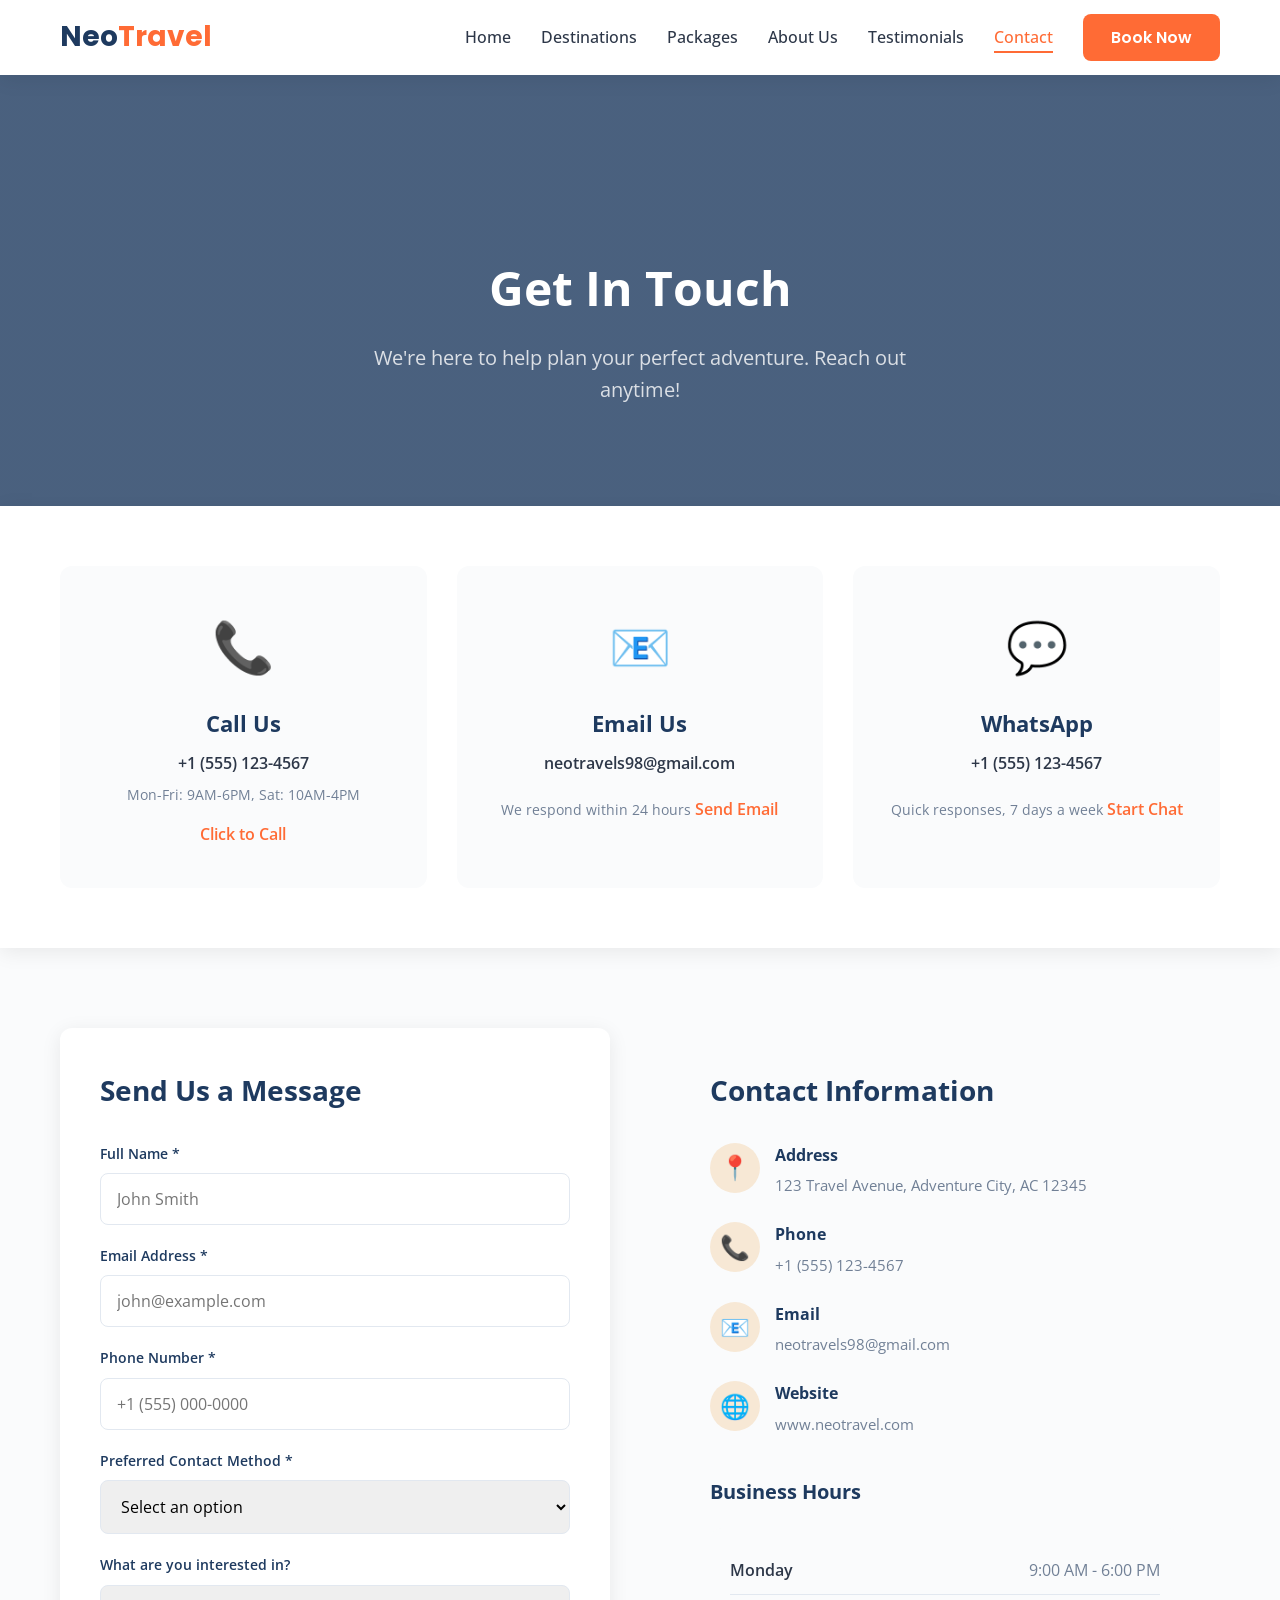
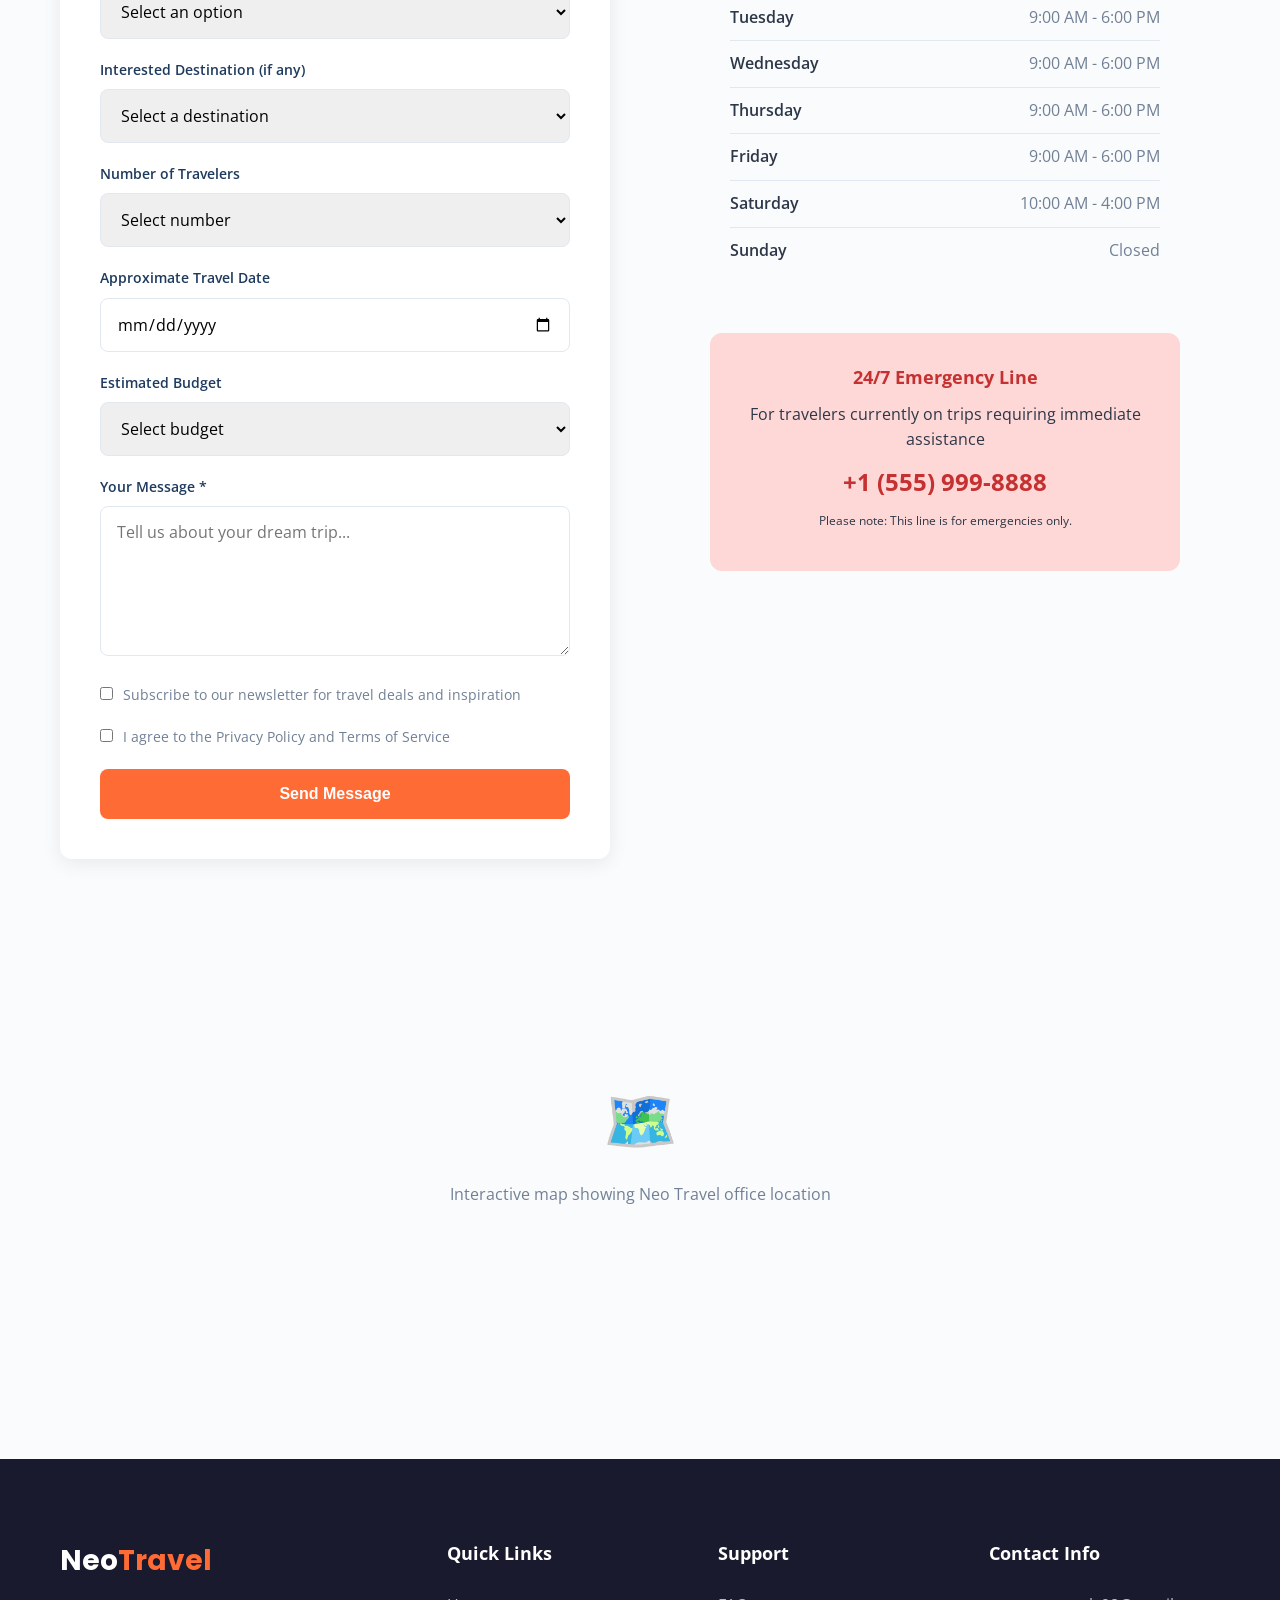
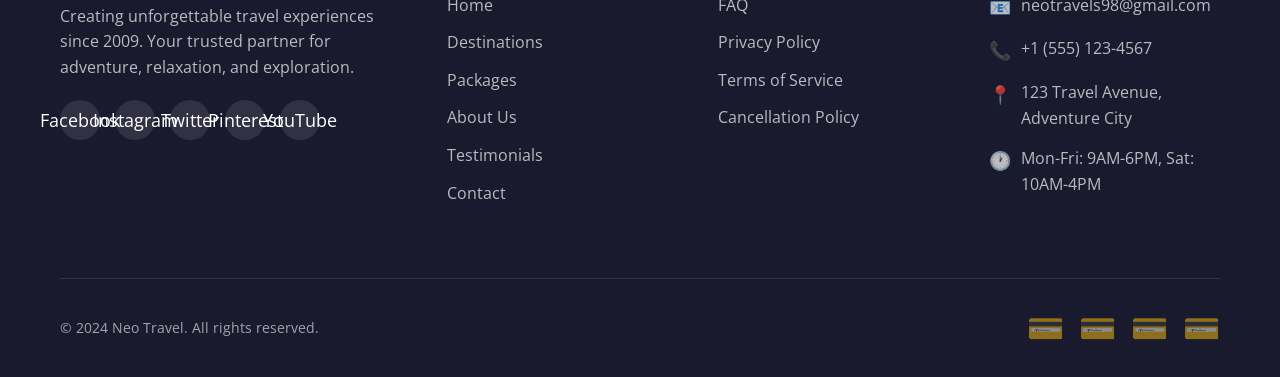
<file: contact.html>
<!DOCTYPE html>
<html lang="en">
<head>
    <meta charset="UTF-8">
    <meta name="viewport" content="width=device-width, initial-scale=1.0">
    <title>Contact Us | Neo Travel</title>
    <meta name="description" content="Get in touch with Neo Travel. We're here to help plan your perfect adventure.">
    <link rel="preconnect" href="https://fonts.googleapis.com">
    <link rel="preconnect" href="https://fonts.gstatic.com" crossorigin>
    <link href="https://fonts.googleapis.com/css2?family=Open+Sans:wght@400;500;600;700&family=Poppins:wght@400;500;600;700&display=swap" rel="stylesheet">
    <link rel="stylesheet" href="styles.css">
</head>
<body>
    <!-- Navigation -->
    <nav class="navbar">
        <div class="container">
            <a href="index.html" class="logo">Neo<span>Travel</span></a>
            <ul class="nav-menu">
                <li><a href="index.html" class="nav-link">Home</a></li>
                <li><a href="destinations.html" class="nav-link">Destinations</a></li>
                <li><a href="packages.html" class="nav-link">Packages</a></li>
                <li><a href="about.html" class="nav-link">About Us</a></li>
                <li><a href="testimonials.html" class="nav-link">Testimonials</a></li>
                <li><a href="contact.html" class="nav-link active">Contact</a></li>
                <li><a href="contact.html" class="btn-book">Book Now</a></li>
            </ul>
            <div class="menu-toggle">
                <span></span>
                <span></span>
                <span></span>
            </div>
        </div>
    </nav>

    <!-- Page Header -->
    <section class="page-header">
        <div class="container">
            <h1>Get In Touch</h1>
            <p>We're here to help plan your perfect adventure. Reach out anytime!</p>
        </div>
    </section>

    <!-- Contact Options -->
    <section class="contact-options">
        <div class="container">
            <div class="contact-options-grid">
                <div class="contact-option">
                    <div class="icon">📞</div>
                    <h3>Call Us</h3>
                    <p>+1 (555) 123-4567</p>
                    <span>Mon-Fri: 9AM-6PM, Sat: 10AM-4PM</span>
                    <a href="tel:+15551234567" class="action-btn">Click to Call</a>
                </div>
                <div class="contact-option">
                    <div class="icon">📧</div>
                    <h3>Email Us</h3>
                    <p>neotravels98@gmail.com</p>
                    <span>We respond within 24 hours</span>
                    <a href="mailto:neotravels98@gmail.com" class="action-btn">Send Email</a>
                </div>
                <div class="contact-option">
                    <div class="icon">💬</div>
                    <h3>WhatsApp</h3>
                    <p>+1 (555) 123-4567</p>
                    <span>Quick responses, 7 days a week</span>
                    <a href="https://wa.me/15551234567" class="action-btn">Start Chat</a>
                </div>
            </div>
        </div>
    </section>

    <!-- Contact Form Section -->
    <section class="contact-form-section">
        <div class="container">
            <div class="contact-form-grid">
                <div class="contact-form">
                    <h3>Send Us a Message</h3>
                    <form>
                        <div class="form-group">
                            <label>Full Name *</label>
                            <input type="text" placeholder="John Smith" required>
                        </div>
                        <div class="form-group">
                            <label>Email Address *</label>
                            <input type="email" placeholder="john@example.com" required>
                        </div>
                        <div class="form-group">
                            <label>Phone Number *</label>
                            <input type="tel" placeholder="+1 (555) 000-0000" required>
                        </div>
                        <div class="form-group">
                            <label>Preferred Contact Method *</label>
                            <select required>
                                <option value="">Select an option</option>
                                <option value="email">Email</option>
                                <option value="phone">Phone</option>
                                <option value="whatsapp">WhatsApp</option>
                            </select>
                        </div>
                        <div class="form-group">
                            <label>What are you interested in?</label>
                            <select>
                                <option value="">Select an option</option>
                                <option value="general">General Inquiry</option>
                                <option value="booking">Booking a Trip</option>
                                <option value="custom">Custom Itinerary</option>
                                <option value="group">Group Travel</option>
                                <option value="honeymoon">Honeymoon Package</option>
                                <option value="business">Business Travel</option>
                            </select>
                        </div>
                        <div class="form-group">
                            <label>Interested Destination (if any)</label>
                            <select>
                                <option value="">Select a destination</option>
                                <option value="maldives">Maldives</option>
                                <option value="japan">Japan</option>
                                <option value="italy">Italy</option>
                                <option value="patagonia">Patagonia</option>
                                <option value="greece">Greece</option>
                                <option value="bali">Bali</option>
                                <option value="thailand">Thailand</option>
                                <option value="costarica">Costa Rica</option>
                                <option value="tanzania">Tanzania</option>
                                <option value="dubai">Dubai</option>
                                <option value="other">Other</option>
                            </select>
                        </div>
                        <div class="form-group">
                            <label>Number of Travelers</label>
                            <select>
                                <option value="">Select number</option>
                                <option value="1">1</option>
                                <option value="2">2</option>
                                <option value="3">3</option>
                                <option value="4">4</option>
                                <option value="5">5</option>
                                <option value="6">6</option>
                                <option value="7+">7+</option>
                                <option value="unsure">Not Sure Yet</option>
                            </select>
                        </div>
                        <div class="form-group">
                            <label>Approximate Travel Date</label>
                            <input type="date">
                        </div>
                        <div class="form-group">
                            <label>Estimated Budget</label>
                            <select>
                                <option value="">Select budget</option>
                                <option value="under-1000">Under $1,000</option>
                                <option value="1000-2000">$1,000 - $2,000</option>
                                <option value="2000-3000">$2,000 - $3,000</option>
                                <option value="3000-5000">$3,000 - $5,000</option>
                                <option value="5000+">$5,000+</option>
                                <option value="unsure">Not Sure Yet</option>
                            </select>
                        </div>
                        <div class="form-group">
                            <label>Your Message *</label>
                            <textarea placeholder="Tell us about your dream trip..." required></textarea>
                        </div>
                        <div class="form-group checkbox">
                            <input type="checkbox" id="newsletter">
                            <label for="newsletter">Subscribe to our newsletter for travel deals and inspiration</label>
                        </div>
                        <div class="form-group checkbox">
                            <input type="checkbox" id="privacy" required>
                            <label for="privacy">I agree to the Privacy Policy and Terms of Service</label>
                        </div>
                        <button type="submit" class="btn-submit">Send Message</button>
                    </form>
                </div>
                <div class="contact-info-panel">
                    <h3>Contact Information</h3>
                    <div class="info-list">
                        <div class="info-item">
                            <div class="icon">📍</div>
                            <div class="content">
                                <h4>Address</h4>
                                <p>123 Travel Avenue, Adventure City, AC 12345</p>
                            </div>
                        </div>
                        <div class="info-item">
                            <div class="icon">📞</div>
                            <div class="content">
                                <h4>Phone</h4>
                                <p>+1 (555) 123-4567</p>
                            </div>
                        </div>
                        <div class="info-item">
                            <div class="icon">📧</div>
                            <div class="content">
                                <h4>Email</h4>
                                <p>neotravels98@gmail.com</p>
                            </div>
                        </div>
                        <div class="info-item">
                            <div class="icon">🌐</div>
                            <div class="content">
                                <h4>Website</h4>
                                <p>www.neotravel.com</p>
                            </div>
                        </div>
                    </div>

                    <div class="business-hours">
                        <h4>Business Hours</h4>
                        <div class="hours-table">
                            <div class="row">
                                <span class="day">Monday</span>
                                <span class="time">9:00 AM - 6:00 PM</span>
                            </div>
                            <div class="row">
                                <span class="day">Tuesday</span>
                                <span class="time">9:00 AM - 6:00 PM</span>
                            </div>
                            <div class="row">
                                <span class="day">Wednesday</span>
                                <span class="time">9:00 AM - 6:00 PM</span>
                            </div>
                            <div class="row">
                                <span class="day">Thursday</span>
                                <span class="time">9:00 AM - 6:00 PM</span>
                            </div>
                            <div class="row">
                                <span class="day">Friday</span>
                                <span class="time">9:00 AM - 6:00 PM</span>
                            </div>
                            <div class="row">
                                <span class="day">Saturday</span>
                                <span class="time">10:00 AM - 4:00 PM</span>
                            </div>
                            <div class="row">
                                <span class="day">Sunday</span>
                                <span class="time">Closed</span>
                            </div>
                        </div>
                    </div>

                    <div class="emergency-contact">
                        <h4>24/7 Emergency Line</h4>
                        <p>For travelers currently on trips requiring immediate assistance</p>
                        <p class="phone">+1 (555) 999-8888</p>
                        <p style="font-size: 12px; margin-top: 10px;">Please note: This line is for emergencies only.</p>
                    </div>
                </div>
            </div>
        </div>
    </section>

    <!-- Map Section -->
    <section class="container" style="padding-bottom: 60px;">
        <div class="map-section">
            <div class="map-placeholder">
                <div class="icon">🗺️</div>
                <p>Interactive map showing Neo Travel office location</p>
            </div>
        </div>
    </section>

    <!-- Footer -->
    <footer class="footer">
        <div class="container">
            <div class="footer-grid">
                <div class="footer-about">
                    <a href="index.html" class="logo">Neo<span>Travel</span></a>
                    <p>Creating unforgettable travel experiences since 2009. Your trusted partner for adventure, relaxation, and exploration.</p>
                    <div class="social-links">
                        <a href="#">Facebook</a>
                        <a href="#">Instagram</a>
                        <a href="#">Twitter</a>
                        <a href="#">Pinterest</a>
                        <a href="#">YouTube</a>
                    </div>
                </div>
                <div class="footer-links-column">
                    <h4>Quick Links</h4>
                    <ul class="footer-links">
                        <li><a href="index.html">Home</a></li>
                        <li><a href="destinations.html">Destinations</a></li>
                        <li><a href="packages.html">Packages</a></li>
                        <li><a href="about.html">About Us</a></li>
                        <li><a href="testimonials.html">Testimonials</a></li>
                        <li><a href="contact.html">Contact</a></li>
                    </ul>
                </div>
                <div class="footer-links-column">
                    <h4>Support</h4>
                    <ul class="footer-links">
                        <li><a href="#">FAQ</a></li>
                        <li><a href="#">Privacy Policy</a></li>
                        <li><a href="#">Terms of Service</a></li>
                        <li><a href="#">Cancellation Policy</a></li>
                    </ul>
                </div>
                <div class="footer-contact-column">
                    <h4>Contact Info</h4>
                    <ul class="footer-contact">
                        <li><span>📧</span> neotravels98@gmail.com</li>
                        <li><span>📞</span> +1 (555) 123-4567</li>
                        <li><span>📍</span> 123 Travel Avenue, Adventure City</li>
                        <li><span>🕐</span> Mon-Fri: 9AM-6PM, Sat: 10AM-4PM</li>
                    </ul>
                </div>
            </div>
            <div class="footer-bottom">
                <p>&copy; 2024 Neo Travel. All rights reserved.</p>
                <div class="payment-methods">
                    <span>💳</span>
                    <span>💳</span>
                    <span>💳</span>
                    <span>💳</span>
                </div>
            </div>
        </div>
    </footer>

    <script src="script.js"></script>
</body>
</html>
</file>
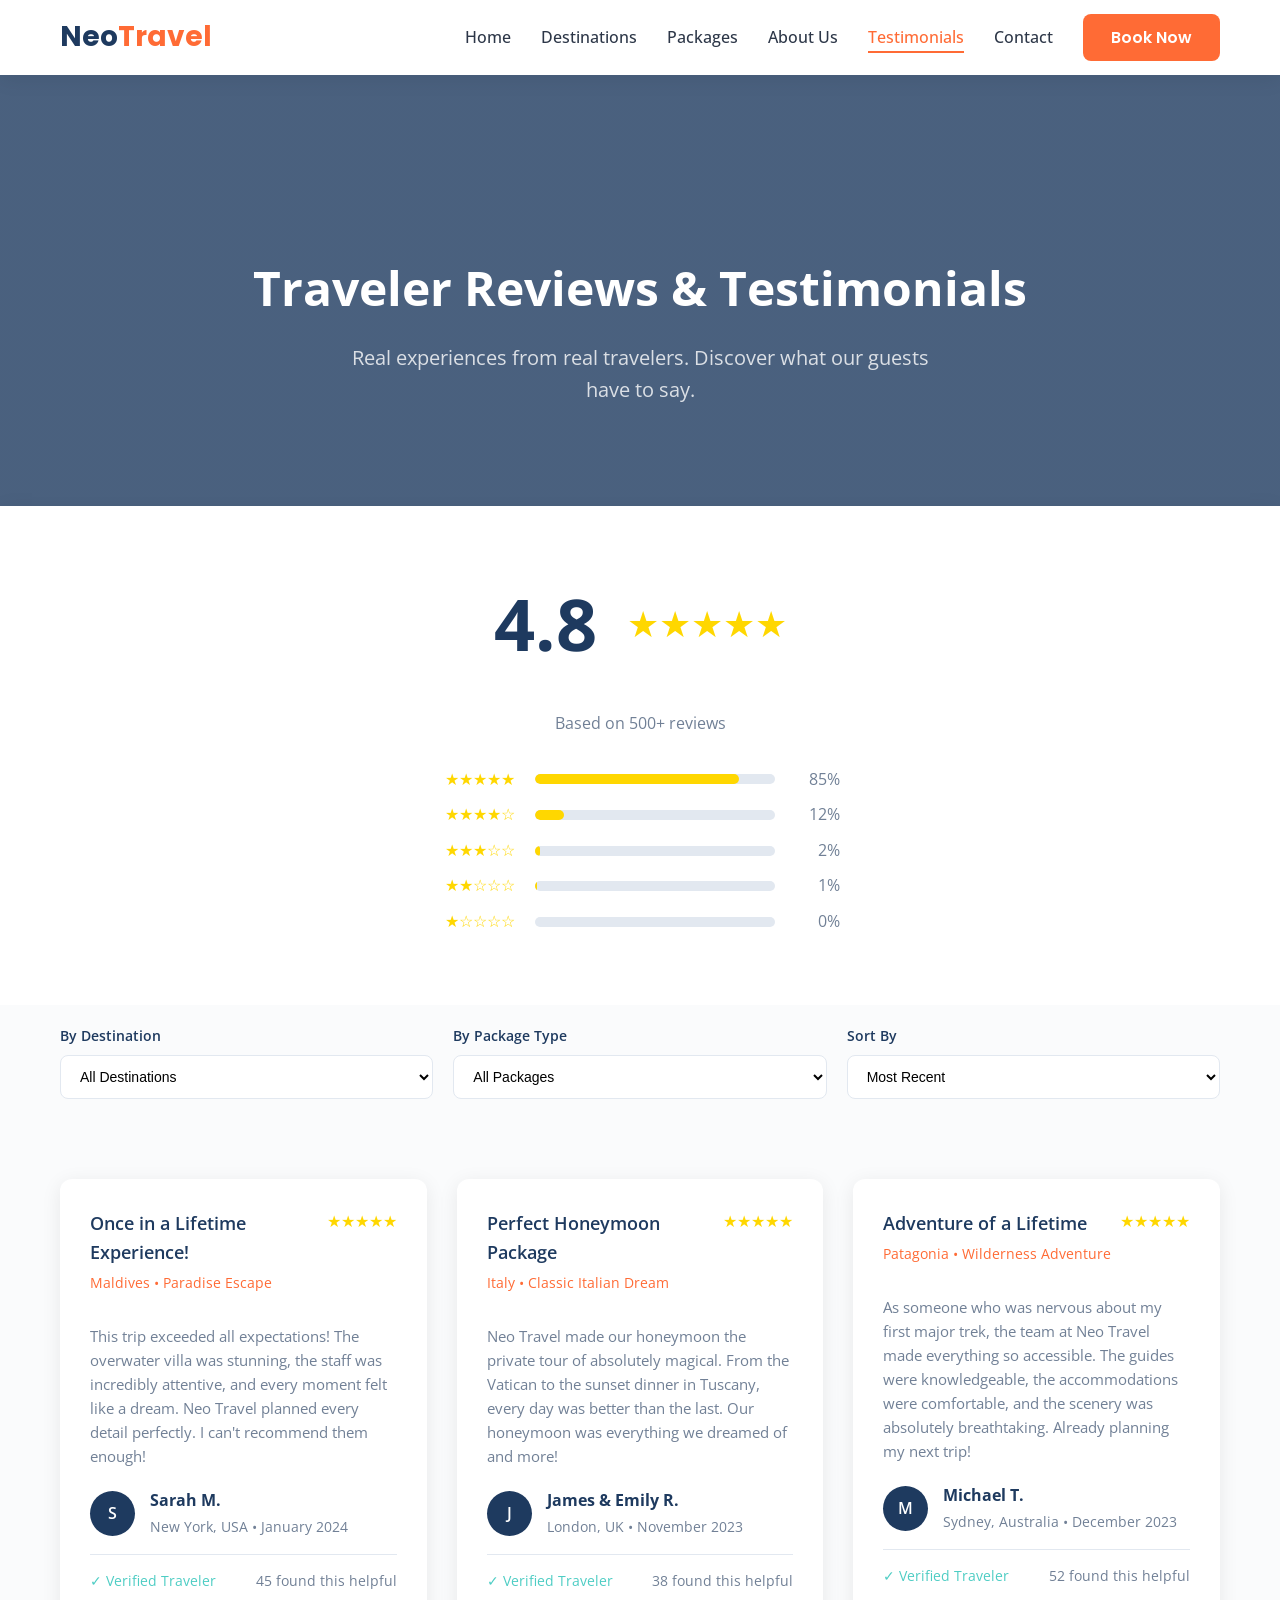
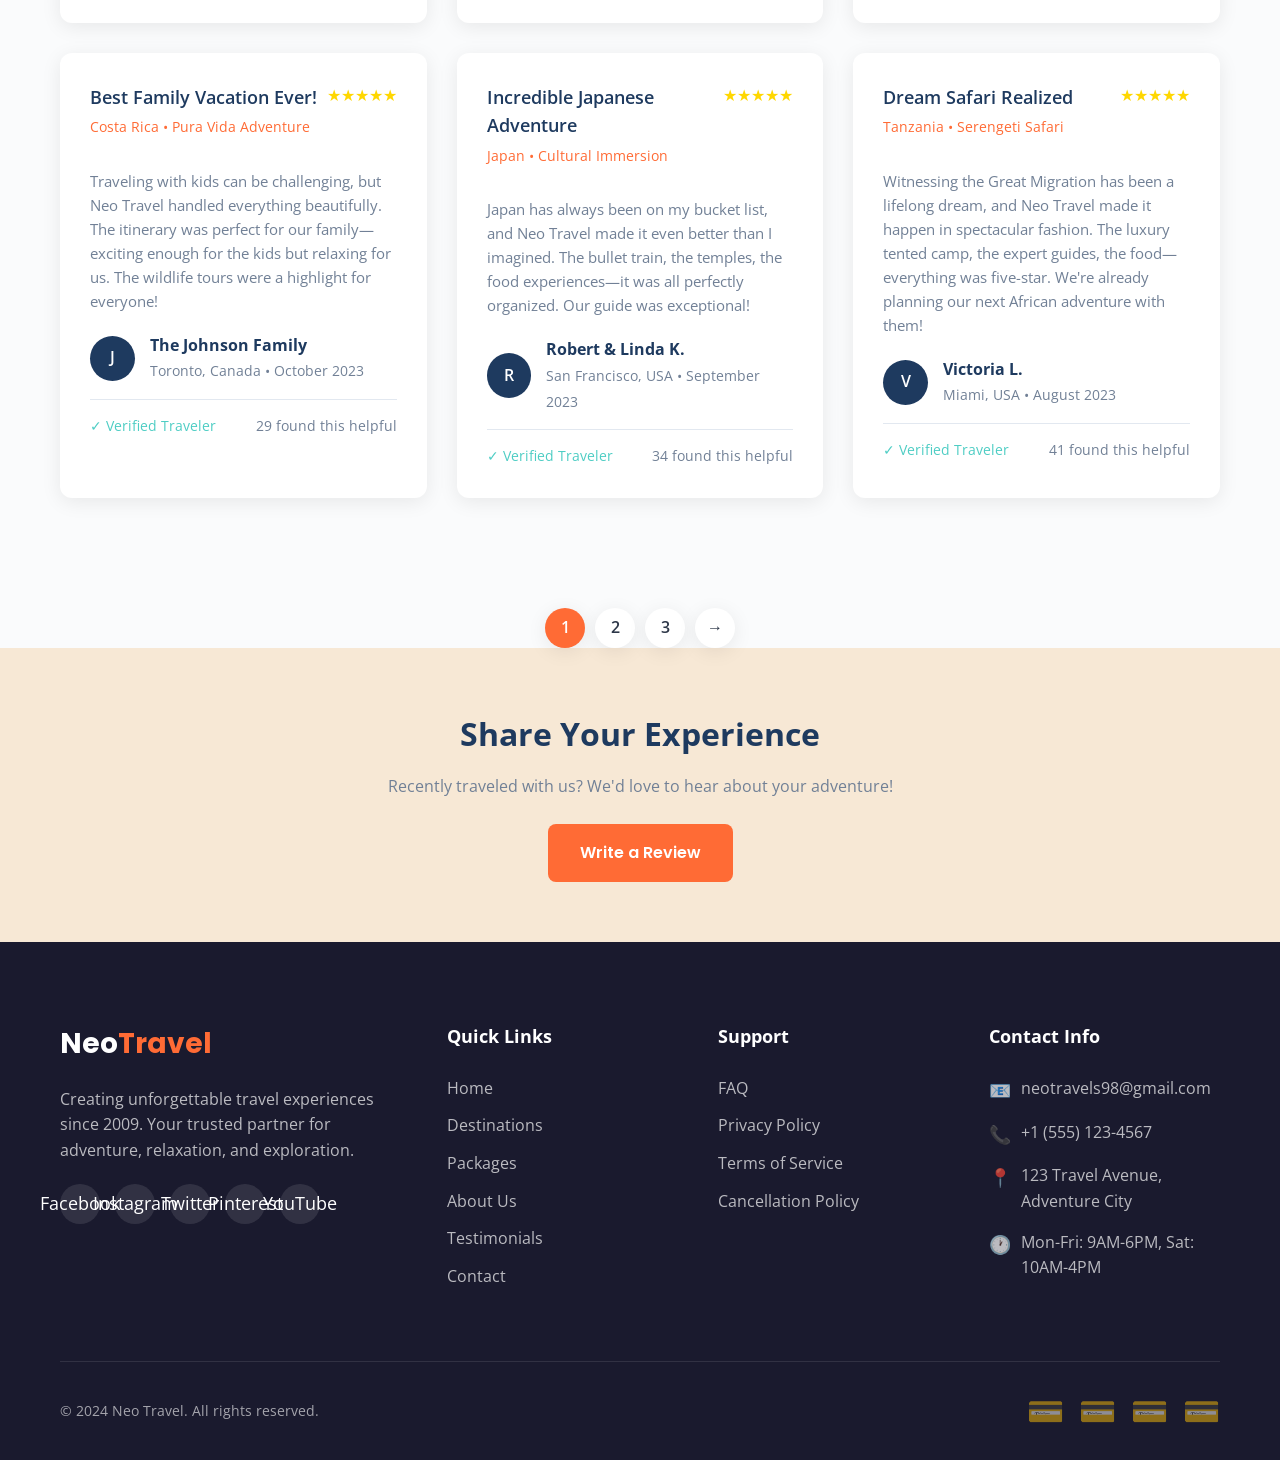
<file: testimonials.html>
<!DOCTYPE html>
<html lang="en">
<head>
    <meta charset="UTF-8">
    <meta name="viewport" content="width=device-width, initial-scale=1.0">
    <title>Testimonials & Reviews | Neo Travel</title>
    <meta name="description" content="Real experiences from real travelers. Discover what our guests have to say about their Neo Travel adventures.">
    <link rel="preconnect" href="https://fonts.googleapis.com">
    <link rel="preconnect" href="https://fonts.gstatic.com" crossorigin>
    <link href="https://fonts.googleapis.com/css2?family=Open+Sans:wght@400;500;600;700&family=Poppins:wght@400;500;600;700&display=swap" rel="stylesheet">
    <link rel="stylesheet" href="styles.css">
</head>
<body>
    <!-- Navigation -->
    <nav class="navbar">
        <div class="container">
            <a href="index.html" class="logo">Neo<span>Travel</span></a>
            <ul class="nav-menu">
                <li><a href="index.html" class="nav-link">Home</a></li>
                <li><a href="destinations.html" class="nav-link">Destinations</a></li>
                <li><a href="packages.html" class="nav-link">Packages</a></li>
                <li><a href="about.html" class="nav-link">About Us</a></li>
                <li><a href="testimonials.html" class="nav-link active">Testimonials</a></li>
                <li><a href="contact.html" class="nav-link">Contact</a></li>
                <li><a href="contact.html" class="btn-book">Book Now</a></li>
            </ul>
            <div class="menu-toggle">
                <span></span>
                <span></span>
                <span></span>
            </div>
        </div>
    </nav>

    <!-- Page Header -->
    <section class="page-header">
        <div class="container">
            <h1>Traveler Reviews & Testimonials</h1>
            <p>Real experiences from real travelers. Discover what our guests have to say.</p>
        </div>
    </section>

    <!-- Rating Overview -->
    <section class="rating-overview">
        <div class="container">
            <div class="rating-display">
                <div class="rating-number">4.8</div>
                <div class="rating-stars">★★★★★</div>
            </div>
            <p style="color: var(--text-secondary); margin-bottom: 30px;">Based on 500+ reviews</p>
            <div class="rating-breakdown">
                <div class="rating-bar">
                    <span class="stars">★★★★★</span>
                    <div class="bar"><div class="fill" style="width: 85%;"></div></div>
                    <span class="percent">85%</span>
                </div>
                <div class="rating-bar">
                    <span class="stars">★★★★☆</span>
                    <div class="bar"><div class="fill" style="width: 12%;"></div></div>
                    <span class="percent">12%</span>
                </div>
                <div class="rating-bar">
                    <span class="stars">★★★☆☆</span>
                    <div class="bar"><div class="fill" style="width: 2%;"></div></div>
                    <span class="percent">2%</span>
                </div>
                <div class="rating-bar">
                    <span class="stars">★★☆☆☆</span>
                    <div class="bar"><div class="fill" style="width: 1%;"></div></div>
                    <span class="percent">1%</span>
                </div>
                <div class="rating-bar">
                    <span class="stars">★☆☆☆☆</span>
                    <div class="bar"><div class="fill" style="width: 0%;"></div></div>
                    <span class="percent">0%</span>
                </div>
            </div>
        </div>
    </section>

    <!-- Filter Section -->
    <section class="reviews-filter">
        <div class="container">
            <div class="filter-grid">
                <div class="filter-group">
                    <label>By Destination</label>
                    <select>
                        <option value="">All Destinations</option>
                        <option value="maldives">Maldives</option>
                        <option value="japan">Japan</option>
                        <option value="italy">Italy</option>
                        <option value="patagonia">Patagonia</option>
                        <option value="costarica">Costa Rica</option>
                        <option value="tanzania">Tanzania</option>
                    </select>
                </div>
                <div class="filter-group">
                    <label>By Package Type</label>
                    <select>
                        <option value="">All Packages</option>
                        <option value="beach">Beach & Relaxation</option>
                        <option value="adventure">Adventure</option>
                        <option value="cultural">Cultural</option>
                        <option value="honeymoon">Honeymoon</option>
                    </select>
                </div>
                <div class="filter-group">
                    <label>Sort By</label>
                    <select>
                        <option value="recent">Most Recent</option>
                        <option value="highest">Highest Rated</option>
                        <option value="helpful">Most Helpful</option>
                    </select>
                </div>
            </div>
        </div>
    </section>

    <!-- Reviews Grid -->
    <section class="reviews-section">
        <div class="container">
            <div class="reviews-grid">
                <!-- Review 1 -->
                <div class="review-card">
                    <div class="review-header">
                        <div>
                            <h3 class="review-title">Once in a Lifetime Experience!</h3>
                            <p class="review-destination">Maldives • Paradise Escape</p>
                        </div>
                        <div class="review-rating">★★★★★</div>
                    </div>
                    <p class="review-text">This trip exceeded all expectations! The overwater villa was stunning, the staff was incredibly attentive, and every moment felt like a dream. Neo Travel planned every detail perfectly. I can't recommend them enough!</p>
                    <div class="review-author">
                        <div class="review-avatar">S</div>
                        <div class="review-author-info">
                            <h4>Sarah M.</h4>
                            <span>New York, USA • January 2024</span>
                        </div>
                    </div>
                    <div class="review-footer">
                        <span class="verified-badge">✓ Verified Traveler</span>
                        <span class="helpful-count">45 found this helpful</span>
                    </div>
                </div>

                <!-- Review 2 -->
                <div class="review-card">
                    <div class="review-header">
                        <div>
                            <h3 class="review-title">Perfect Honeymoon Package</h3>
                            <p class="review-destination">Italy • Classic Italian Dream</p>
                        </div>
                        <div class="review-rating">★★★★★</div>
                    </div>
                    <p class="review-text">Neo Travel made our honeymoon the private tour of absolutely magical. From the Vatican to the sunset dinner in Tuscany, every day was better than the last. Our honeymoon was everything we dreamed of and more!</p>
                    <div class="review-author">
                        <div class="review-avatar">J</div>
                        <div class="review-author-info">
                            <h4>James & Emily R.</h4>
                            <span>London, UK • November 2023</span>
                        </div>
                    </div>
                    <div class="review-footer">
                        <span class="verified-badge">✓ Verified Traveler</span>
                        <span class="helpful-count">38 found this helpful</span>
                    </div>
                </div>

                <!-- Review 3 -->
                <div class="review-card">
                    <div class="review-header">
                        <div>
                            <h3 class="review-title">Adventure of a Lifetime</h3>
                            <p class="review-destination">Patagonia • Wilderness Adventure</p>
                        </div>
                        <div class="review-rating">★★★★★</div>
                    </div>
                    <p class="review-text">As someone who was nervous about my first major trek, the team at Neo Travel made everything so accessible. The guides were knowledgeable, the accommodations were comfortable, and the scenery was absolutely breathtaking. Already planning my next trip!</p>
                    <div class="review-author">
                        <div class="review-avatar">M</div>
                        <div class="review-author-info">
                            <h4>Michael T.</h4>
                            <span>Sydney, Australia • December 2023</span>
                        </div>
                    </div>
                    <div class="review-footer">
                        <span class="verified-badge">✓ Verified Traveler</span>
                        <span class="helpful-count">52 found this helpful</span>
                    </div>
                </div>

                <!-- Review 4 -->
                <div class="review-card">
                    <div class="review-header">
                        <div>
                            <h3 class="review-title">Best Family Vacation Ever!</h3>
                            <p class="review-destination">Costa Rica • Pura Vida Adventure</p>
                        </div>
                        <div class="review-rating">★★★★★</div>
                    </div>
                    <p class="review-text">Traveling with kids can be challenging, but Neo Travel handled everything beautifully. The itinerary was perfect for our family—exciting enough for the kids but relaxing for us. The wildlife tours were a highlight for everyone!</p>
                    <div class="review-author">
                        <div class="review-avatar">J</div>
                        <div class="review-author-info">
                            <h4>The Johnson Family</h4>
                            <span>Toronto, Canada • October 2023</span>
                        </div>
                    </div>
                    <div class="review-footer">
                        <span class="verified-badge">✓ Verified Traveler</span>
                        <span class="helpful-count">29 found this helpful</span>
                    </div>
                </div>

                <!-- Review 5 -->
                <div class="review-card">
                    <div class="review-header">
                        <div>
                            <h3 class="review-title">Incredible Japanese Adventure</h3>
                            <p class="review-destination">Japan • Cultural Immersion</p>
                        </div>
                        <div class="review-rating">★★★★★</div>
                    </div>
                    <p class="review-text">Japan has always been on my bucket list, and Neo Travel made it even better than I imagined. The bullet train, the temples, the food experiences—it was all perfectly organized. Our guide was exceptional!</p>
                    <div class="review-author">
                        <div class="review-avatar">R</div>
                        <div class="review-author-info">
                            <h4>Robert & Linda K.</h4>
                            <span>San Francisco, USA • September 2023</span>
                        </div>
                    </div>
                    <div class="review-footer">
                        <span class="verified-badge">✓ Verified Traveler</span>
                        <span class="helpful-count">34 found this helpful</span>
                    </div>
                </div>

                <!-- Review 6 -->
                <div class="review-card">
                    <div class="review-header">
                        <div>
                            <h3 class="review-title">Dream Safari Realized</h3>
                            <p class="review-destination">Tanzania • Serengeti Safari</p>
                        </div>
                        <div class="review-rating">★★★★★</div>
                    </div>
                    <p class="review-text">Witnessing the Great Migration has been a lifelong dream, and Neo Travel made it happen in spectacular fashion. The luxury tented camp, the expert guides, the food—everything was five-star. We're already planning our next African adventure with them!</p>
                    <div class="review-author">
                        <div class="review-avatar">V</div>
                        <div class="review-author-info">
                            <h4>Victoria L.</h4>
                            <span>Miami, USA • August 2023</span>
                        </div>
                    </div>
                    <div class="review-footer">
                        <span class="verified-badge">✓ Verified Traveler</span>
                        <span class="helpful-count">41 found this helpful</span>
                    </div>
                </div>
            </div>

            <!-- Pagination -->
            <div class="pagination">
                <span class="active">1</span>
                <a href="#">2</a>
                <a href="#">3</a>
                <a href="#">→</a>
            </div>
        </div>
    </section>

    <!-- Write Review CTA -->
    <section class="write-review">
        <div class="container">
            <h2>Share Your Experience</h2>
            <p>Recently traveled with us? We'd love to hear about your adventure!</p>
            <a href="contact.html" class="btn-primary">Write a Review</a>
        </div>
    </section>

    <!-- Footer -->
    <footer class="footer">
        <div class="container">
            <div class="footer-grid">
                <div class="footer-about">
                    <a href="index.html" class="logo">Neo<span>Travel</span></a>
                    <p>Creating unforgettable travel experiences since 2009. Your trusted partner for adventure, relaxation, and exploration.</p>
                    <div class="social-links">
                        <a href="#">Facebook</a>
                        <a href="#">Instagram</a>
                        <a href="#">Twitter</a>
                        <a href="#">Pinterest</a>
                        <a href="#">YouTube</a>
                    </div>
                </div>
                <div class="footer-links-column">
                    <h4>Quick Links</h4>
                    <ul class="footer-links">
                        <li><a href="index.html">Home</a></li>
                        <li><a href="destinations.html">Destinations</a></li>
                        <li><a href="packages.html">Packages</a></li>
                        <li><a href="about.html">About Us</a></li>
                        <li><a href="testimonials.html">Testimonials</a></li>
                        <li><a href="contact.html">Contact</a></li>
                    </ul>
                </div>
                <div class="footer-links-column">
                    <h4>Support</h4>
                    <ul class="footer-links">
                        <li><a href="#">FAQ</a></li>
                        <li><a href="#">Privacy Policy</a></li>
                        <li><a href="#">Terms of Service</a></li>
                        <li><a href="#">Cancellation Policy</a></li>
                    </ul>
                </div>
                <div class="footer-contact-column">
                    <h4>Contact Info</h4>
                    <ul class="footer-contact">
                        <li><span>📧</span> neotravels98@gmail.com</li>
                        <li><span>📞</span> +1 (555) 123-4567</li>
                        <li><span>📍</span> 123 Travel Avenue, Adventure City</li>
                        <li><span>🕐</span> Mon-Fri: 9AM-6PM, Sat: 10AM-4PM</li>
                    </ul>
                </div>
            </div>
            <div class="footer-bottom">
                <p>&copy; 2024 Neo Travel. All rights reserved.</p>
                <div class="payment-methods">
                    <span>💳</span>
                    <span>💳</span>
                    <span>💳</span>
                    <span>💳</span>
                </div>
            </div>
        </div>
    </footer>

    <script src="script.js"></script>
</body>
</html>
</file>
<file: styles.css>
/* ========================================
   Neo Travel - Main Stylesheet
   ======================================== */

/* CSS Variables */
:root {
    --primary: #FF6B35;
    --primary-dark: #E55A2B;
    --secondary: #1E3A5F;
    --accent: #4ECDC4;
    --bg-light: #FAFBFC;
    --bg-dark: #1A1A2E;
    --text-primary: #2D3748;
    --text-secondary: #718096;
    --white: #FFFFFF;
    --sand: #F7E8D5;
    --shadow: 0 4px 20px rgba(0,0,0,0.08);
    --shadow-hover: 0 8px 30px rgba(0,0,0,0.15);
    --transition: all 0.3s ease;
    --border-radius: 12px;
    --border-radius-sm: 8px;
}

/* Reset & Base */
* {
    margin: 0;
    padding: 0;
    box-sizing: border-box;
}

html {
    scroll-behavior: smooth;
}

body {
    font-family: 'Open Sans', sans-serif;
    font-size: 16px;
    line-height: 1.6;
    color: var(--text-primary);
    background-color: var(--bg-light);
}

h1 h3, h, h2,4, h5, h6 {
    font-family: 'Poppins', sans-serif;
    font-weight: 600;
    line-height: 1.2;
}

a {
    text-decoration: none;
    color: inherit;
    transition: var(--transition);
}

ul {
    list-style: none;
}

img {
    max-width: 100%;
    height: auto;
}

.container {
    max-width: 1200px;
    margin: 0 auto;
    padding: 0 20px;
}

/* ========================================
   Navigation
   ======================================== */
.navbar {
    position: fixed;
    top: 0;
    left: 0;
    right: 0;
    background: var(--white);
    box-shadow: var(--shadow);
    z-index: 1000;
    padding: 15px 0;
}

.navbar .container {
    display: flex;
    justify-content: space-between;
    align-items: center;
}

.logo {
    font-family: 'Poppins', sans-serif;
    font-size: 28px;
    font-weight: 700;
    color: var(--secondary);
}

.logo span {
    color: var(--primary);
}

.nav-menu {
    display: flex;
    align-items: center;
    gap: 30px;
}

.nav-link {
    font-weight: 500;
    color: var(--text-primary);
    position: relative;
}

.nav-link:hover,
.nav-link.active {
    color: var(--primary);
}

.nav-link::after {
    content: '';
    position: absolute;
    bottom: -5px;
    left: 0;
    width: 0;
    height: 2px;
    background: var(--primary);
    transition: var(--transition);
}

.nav-link:hover::after,
.nav-link.active::after {
    width: 100%;
}

.btn-book {
    background: var(--primary);
    color: var(--white);
    padding: 12px 28px;
    border-radius: var(--border-radius-sm);
    font-weight: 600;
    font-family: 'Poppins', sans-serif;
}

.btn-book:hover {
    background: var(--primary-dark);
    transform: translateY(-2px);
}

.menu-toggle {
    display: none;
    flex-direction: column;
    cursor: pointer;
    gap: 5px;
}

.menu-toggle span {
    width: 25px;
    height: 3px;
    background: var(--secondary);
    transition: var(--transition);
}

/* ========================================
   Hero Section
   ======================================== */
.hero {
    min-height: 100vh;
    background: linear-gradient(rgba(0,0,0,0.4), rgba(0,0,0,0.4)),
                url('https://images.unsplash.com/photo-1507525428034-b723cf961d3e?w=1920') center/cover;
    display: flex;
    align-items: center;
    justify-content: center;
    text-align: center;
    padding-top: 80px;
}

.hero-content {
    max-width: 800px;
    padding: 20px;
}

.hero h1 {
    font-size: 56px;
    font-weight: 700;
    color: var(--white);
    margin-bottom: 20px;
    animation: fadeInUp 1s ease;
}

.hero p {
    font-size: 20px;
    color: rgba(255,255,255,0.9);
    margin-bottom: 40px;
    animation: fadeInUp 1s ease 0.2s both;
}

.hero-buttons {
    display: flex;
    gap: 20px;
    justify-content: center;
    animation: fadeInUp 1s ease 0.4s both;
}

.btn-primary {
    background: var(--primary);
    color: var(--white);
    padding: 16px 32px;
    border-radius: var(--border-radius-sm);
    font-weight: 600;
    font-family: 'Poppins', sans-serif;
    display: inline-block;
}

.btn-primary:hover {
    background: var(--primary-dark);
    transform: translateY(-2px);
    box-shadow: 0 10px 30px rgba(255,107,53,0.3);
}

.btn-secondary {
    background: transparent;
    color: var(--white);
    padding: 16px 32px;
    border-radius: var(--border-radius-sm);
    font-weight: 600;
    font-family: 'Poppins', sans-serif;
    border: 2px solid var(--white);
    display: inline-block;
}

.btn-secondary:hover {
    background: var(--white);
    color: var(--secondary);
}

.scroll-indicator {
    position: absolute;
    bottom: 40px;
    left: 50%;
    transform: translateX(-50%);
    animation: bounce 2s infinite;
}

.scroll-indicator span {
    display: block;
    width: 30px;
    height: 50px;
    border: 2px solid var(--white);
    border-radius: 20px;
    position: relative;
}

.scroll-indicator span::before {
    content: '';
    position: absolute;
    top: 10px;
    left: 50%;
    transform: translateX(-50%);
    width: 6px;
    height: 6px;
    background: var(--white);
    border-radius: 50%;
    animation: scrollDot 2s infinite;
}

@keyframes bounce {
    0%, 20%, 50%, 80%, 100% { transform: translateX(-50%) translateY(0); }
    40% { transform: translateX(-50%) translateY(-10px); }
    60% { transform: translateX(-50%) translateY(-5px); }
}

@keyframes scrollDot {
    0% { opacity: 1; top: 10px; }
    100% { opacity: 0; top: 30px; }
}

@keyframes fadeInUp {
    from {
        opacity: 0;
        transform: translateY(30px);
    }
    to {
        opacity: 1;
        transform: translateY(0);
    }
}

/* ========================================
   Trust Badges
   ======================================== */
.trust-badges {
    background: var(--white);
    padding: 60px 0;
    box-shadow: var(--shadow);
}

.trust-grid {
    display: grid;
    grid-template-columns: repeat(4, 1fr);
    gap: 30px;
    text-align: center;
}

.trust-item {
    padding: 20px;
}

.trust-icon {
    font-size: 48px;
    margin-bottom: 15px;
}

.trust-item h3 {
    font-size: 24px;
    color: var(--secondary);
    margin-bottom: 5px;
}

.trust-item p {
    color: var(--text-secondary);
    font-size: 14px;
}

/* ========================================
   Section Styles
   ======================================== */
.section {
    padding: 100px 0;
}

.section-header {
    text-align: center;
    margin-bottom: 60px;
}

.section-header h2 {
    font-size: 42px;
    color: var(--secondary);
    margin-bottom: 15px;
}

.section-header p {
    color: var(--text-secondary);
    max-width: 600px;
    margin: 0 auto;
}

/* ========================================
   Featured Destinations
   ======================================== */
.destinations-preview {
    background: var(--bg-light);
}

.section-title {
    display: flex;
    justify-content: space-between;
    align-items: center;
    margin-bottom: 40px;
}

.section-title h2 {
    font-size: 36px;
    color: var(--secondary);
}

.view-all {
    color: var(--primary);
    font-weight: 600;
    display: flex;
    align-items: center;
    gap: 8px;
}

.view-all:hover {
    gap: 12px;
}

.destinations-grid {
    display: grid;
    grid-template-columns: repeat(4, 1fr);
    gap: 30px;
}

.destination-card {
    background: var(--white);
    border-radius: var(--border-radius);
    overflow: hidden;
    box-shadow: var(--shadow);
    transition: var(--transition);
    position: relative;
}

.destination-card:hover {
    transform: translateY(-10px);
    box-shadow: var(--shadow-hover);
}

.destination-card .card-image {
    position: relative;
    aspect-ratio: 4/3;
    overflow: hidden;
}

.destination-card .card-image img {
    width: 100%;
    height: 100%;
    object-fit: cover;
    transition: var(--transition);
}

.destination-card:hover .card-image img {
    transform: scale(1.1);
}

.location-tag {
    position: absolute;
    top: 15px;
    left: 15px;
    background: var(--secondary);
    color: var(--white);
    padding: 5px 15px;
    border-radius: 20px;
    font-size: 12px;
    font-weight: 600;
}

.destination-card .card-content {
    position: absolute;
    bottom: 0;
    left: 0;
    right: 0;
    padding: 60px 20px 20px;
    background: linear-gradient(transparent, rgba(0,0,0,0.8));
    color: var(--white);
}

.destination-card h3 {
    font-size: 22px;
    margin-bottom: 5px;
}

.destination-card .price {
    font-size: 16px;
    opacity: 0.9;
    margin-bottom: 10px;
}

.destination-card .btn-view {
    background: var(--primary);
    color: var(--white);
    padding: 8px 20px;
    border-radius: var(--border-radius-sm);
    font-size: 14px;
    font-weight: 600;
    display: inline-block;
}

.destination-card .btn-view:hover {
    background: var(--primary-dark);
}

/* ========================================
   Why Choose Us
   ======================================== */
.why-choose-us {
    background: var(--white);
}

.why-choose-us .container {
    display: grid;
    grid-template-columns: 1fr 1.5fr;
    gap: 60px;
    align-items: center;
}

.why-choose-us .intro h2 {
    font-size: 36px;
    color: var(--secondary);
    margin-bottom: 20px;
}

.why-choose-us .intro p {
    color: var(--text-secondary);
    font-size: 18px;
}

.features-grid {
    display: grid;
    grid-template-columns: repeat(2, 1fr);
    gap: 30px;
}

.feature-card {
    padding: 30px;
    background: var(--bg-light);
    border-radius: var(--border-radius);
    transition: var(--transition);
}

.feature-card:hover {
    background: var(--sand);
    transform: translateY(-5px);
}

.feature-icon {
    font-size: 40px;
    margin-bottom: 15px;
}

.feature-card h3 {
    font-size: 20px;
    color: var(--secondary);
    margin-bottom: 10px;
}

.feature-card p {
    color: var(--text-secondary);
    font-size: 15px;
}

/* ========================================
   Services
   ======================================== */
.services {
    background: var(--bg-light);
}

.services-grid {
    display: grid;
    grid-template-columns: repeat(4, 1fr);
    gap: 30px;
}

.service-card {
    background: var(--white);
    padding: 40px 30px;
    border-radius: var(--border-radius);
    text-align: center;
    box-shadow: var(--shadow);
    transition: var(--transition);
}

.service-card:hover {
    transform: translateY(-10px);
    box-shadow: var(--shadow-hover);
}

.service-icon {
    font-size: 50px;
    margin-bottom: 20px;
}

.service-card h3 {
    font-size: 22px;
    color: var(--secondary);
    margin-bottom: 10px;
}

.service-card p {
    color: var(--text-secondary);
    font-size: 15px;
}

/* ========================================
   Testimonials
   ======================================== */
.testimonials {
    background: var(--white);
}

.testimonials-grid {
    display: grid;
    grid-template-columns: repeat(3, 1fr);
    gap: 30px;
}

.testimonial-card {
    background: var(--bg-light);
    padding: 30px;
    border-radius: var(--border-radius);
    transition: var(--transition);
}

.testimonial-card:hover {
    transform: translateY(-5px);
    box-shadow: var(--shadow);
}

.testimonial-stars {
    color: #FFD700;
    font-size: 20px;
    margin-bottom: 15px;
}

.testimonial-card p {
    color: var(--text-primary);
    font-style: italic;
    margin-bottom: 20px;
}

.testimonial-author {
    display: flex;
    align-items: center;
    gap: 15px;
}

.testimonial-avatar {
    width: 50px;
    height: 50px;
    background: var(--primary);
    border-radius: 50%;
    display: flex;
    align-items: center;
    justify-content: center;
    color: var(--white);
    font-weight: 600;
    font-size: 18px;
}

.testimonial-info h4 {
    font-size: 16px;
    color: var(--secondary);
}

.testimonial-info span {
    font-size: 14px;
    color: var(--text-secondary);
}

/* ========================================
   Newsletter
   ======================================== */
.newsletter {
    background: linear-gradient(rgba(30,58,95,0.9), rgba(30,58,95,0.9)),
                url('https://images.unsplash.com/photo-1469854523086-cc02fe5d8800?w=1920') center/cover;
    padding: 80px 0;
    text-align: center;
}

.newsletter h2 {
    font-size: 36px;
    color: var(--white);
    margin-bottom: 15px;
}

.newsletter p {
    color: rgba(255,255,255,0.8);
    margin-bottom: 30px;
}

.newsletter-form {
    display: flex;
    gap: 15px;
    max-width: 500px;
    margin: 0 auto;
}

.newsletter-form input {
    flex: 1;
    padding: 15px 20px;
    border: none;
    border-radius: var(--border-radius-sm);
    font-size: 16px;
}

.newsletter-form button {
    background: var(--primary);
    color: var(--white);
    padding: 15px 30px;
    border: none;
    border-radius: var(--border-radius-sm);
    font-weight: 600;
    cursor: pointer;
    transition: var(--transition);
}

.newsletter-form button:hover {
    background: var(--primary-dark);
}

.newsletter-privacy {
    color: rgba(255,255,255,0.6);
    font-size: 14px;
    margin-top: 15px;
}

/* ========================================
   CTA Section
   ======================================== */
.cta-section {
    background: var(--sand);
    padding: 80px 0;
    text-align: center;
}

.cta-section h2 {
    font-size: 42px;
    color: var(--secondary);
    margin-bottom: 15px;
}

.cta-section p {
    color: var(--text-secondary);
    font-size: 18px;
    margin-bottom: 30px;
}

.cta-buttons {
    display: flex;
    gap: 20px;
    justify-content: center;
}

/* ========================================
   Footer
   ======================================== */
.footer {
    background: var(--bg-dark);
    color: var(--white);
    padding: 80px 0 0;
}

.footer-grid {
    display: grid;
    grid-template-columns: 1.5fr 1fr 1fr 1fr;
    gap: 40px;
    margin-bottom: 60px;
}

.footer-about .logo {
    color: var(--white);
    margin-bottom: 20px;
    display: inline-block;
}

.footer-about p {
    color: rgba(255,255,255,0.7);
    margin-bottom: 20px;
}

.social-links {
    display: flex;
    gap: 15px;
}

.social-links a {
    width: 40px;
    height: 40px;
    background: rgba(255,255,255,0.1);
    border-radius: 50%;
    display: flex;
    align-items: center;
    justify-content: center;
    font-size: 18px;
    transition: var(--transition);
}

.social-links a:hover {
    background: var(--primary);
    transform: translateY(-3px);
}

.footer h4 {
    font-size: 18px;
    margin-bottom: 25px;
    color: var(--white);
}

.footer-links li {
    margin-bottom: 12px;
}

.footer-links a {
    color: rgba(255,255,255,0.7);
    transition: var(--transition);
}

.footer-links a:hover {
    color: var(--primary);
    padding-left: 5px;
}

.footer-contact li {
    display: flex;
    align-items: flex-start;
    gap: 10px;
    margin-bottom: 15px;
    color: rgba(255,255,255,0.7);
}

.footer-contact span {
    font-size: 18px;
}

.footer-bottom {
    border-top: 1px solid rgba(255,255,255,0.1);
    padding: 25px 0;
    display: flex;
    justify-content: space-between;
    align-items: center;
}

.footer-bottom p {
    color: rgba(255,255,255,0.6);
    font-size: 14px;
}

.payment-methods {
    display: flex;
    gap: 15px;
    font-size: 30px;
    color: rgba(255,255,255,0.5);
}

/* ========================================
   Page Header (Inner Pages)
   ======================================== */
.page-header {
    background: linear-gradient(rgba(30,58,95,0.8), rgba(30,58,95,0.8)),
                url('https://images.unsplash.com/photo-1488646953014-85cb44e25828?w=1920') center/cover;
    padding: 180px 0 100px;
    text-align: center;
    margin-top: 70px;
}

.page-header h1 {
    font-size: 48px;
    color: var(--white);
    margin-bottom: 15px;
}

.page-header p {
    font-size: 20px;
    color: rgba(255,255,255,0.8);
    max-width: 600px;
    margin: 0 auto;
}

/* ========================================
   Destinations Page
   ======================================== */
.filter-section {
    background: var(--white);
    padding: 30px 0;
    box-shadow: var(--shadow);
}

.filter-grid {
    display: flex;
    flex-wrap: wrap;
    gap: 20px;
    align-items: center;
}

.filter-group {
    flex: 1;
    min-width: 200px;
}

.filter-group label {
    display: block;
    font-size: 14px;
    font-weight: 600;
    color: var(--secondary);
    margin-bottom: 8px;
}

.filter-group select,
.filter-group input {
    width: 100%;
    padding: 12px 15px;
    border: 1px solid #E2E8F0;
    border-radius: var(--border-radius-sm);
    font-size: 14px;
    background: var(--white);
}

.filter-group select:focus,
.filter-group input:focus {
    outline: none;
    border-color: var(--primary);
}

.destinations-section {
    padding: 60px 0;
}

.all-destinations-grid {
    display: grid;
    grid-template-columns: repeat(3, 1fr);
    gap: 30px;
}

.full-destination-card {
    background: var(--white);
    border-radius: var(--border-radius);
    overflow: hidden;
    box-shadow: var(--shadow);
    transition: var(--transition);
}

.full-destination-card:hover {
    transform: translateY(-10px);
    box-shadow: var(--shadow-hover);
}

.full-destination-card .card-image {
    position: relative;
    height: 250px;
    overflow: hidden;
}

.full-destination-card .card-image img {
    width: 100%;
    height: 100%;
    object-fit: cover;
    transition: var(--transition);
}

.full-destination-card:hover .card-image img {
    transform: scale(1.1);
}

.full-destination-card .region-tag {
    position: absolute;
    top: 15px;
    left: 15px;
    background: var(--secondary);
    color: var(--white);
    padding: 5px 15px;
    border-radius: 20px;
    font-size: 12px;
    font-weight: 600;
}

.full-destination-card .card-content {
    padding: 25px;
}

.full-destination-card h3 {
    font-size: 22px;
    color: var(--secondary);
    margin-bottom: 10px;
}

.full-destination-card .country {
    color: var(--primary);
    font-weight: 600;
    font-size: 14px;
    margin-bottom: 10px;
}

.full-destination-card .description {
    color: var(--text-secondary);
    font-size: 15px;
    margin-bottom: 15px;
}

.destination-meta {
    display: flex;
    justify-content: space-between;
    align-items: center;
    margin-bottom: 15px;
    padding-bottom: 15px;
    border-bottom: 1px solid #E2E8F0;
}

.destination-meta .price {
    font-size: 20px;
    font-weight: 700;
    color: var(--primary);
}

.destination-meta .duration {
    color: var(--text-secondary);
    font-size: 14px;
}

.destination-highlights {
    display: flex;
    gap: 15px;
    flex-wrap: wrap;
    margin-bottom: 20px;
}

.destination-highlights span {
    font-size: 14px;
    color: var(--text-secondary);
}

.destination-highlights span::before {
    content: '';
    margin-right: 5px;
}

.btn-view-package {
    width: 100%;
    background: var(--primary);
    color: var(--white);
    padding: 12px;
    border: none;
    border-radius: var(--border-radius-sm);
    font-weight: 600;
    cursor: pointer;
    transition: var(--transition);
}

.btn-view-package:hover {
    background: var(--primary-dark);
}

/* Pagination */
.pagination {
    display: flex;
    justify-content: center;
    align-items: center;
    gap: 10px;
    margin-top: 50px;
}

.pagination a,
.pagination span {
    width: 40px;
    height: 40px;
    display: flex;
    align-items: center;
    justify-content: center;
    border-radius: 50%;
    font-weight: 600;
    color: var(--text-primary);
    background: var(--white);
    box-shadow: var(--shadow);
    transition: var(--transition);
}

.pagination a:hover,
.pagination span.active {
    background: var(--primary);
    color: var(--white);
}

/* CTA Section Small */
.cta-small {
    background: var(--sand);
    padding: 60px 0;
    text-align: center;
}

.cta-small h2 {
    font-size: 32px;
    color: var(--secondary);
    margin-bottom: 15px;
}

.cta-small p {
    color: var(--text-secondary);
    margin-bottom: 25px;
}

/* ========================================
   Packages Page
   ======================================== */
.packages-tabs {
    background: var(--white);
    padding: 30px 0;
    box-shadow: var(--shadow);
}

.packages-tabs .container {
    display: flex;
    justify-content: center;
    gap: 10px;
    flex-wrap: wrap;
}

.tab-btn {
    padding: 12px 25px;
    background: var(--bg-light);
    border: none;
    border-radius: 25px;
    font-weight: 600;
    color: var(--text-primary);
    cursor: pointer;
    transition: var(--transition);
}

.tab-btn:hover,
.tab-btn.active {
    background: var(--primary);
    color: var(--white);
}

.packages-section {
    padding: 60px 0;
}

.package-card {
    background: var(--white);
    border-radius: var(--border-radius);
    overflow: hidden;
    box-shadow: var(--shadow);
    margin-bottom: 40px;
    display: grid;
    grid-template-columns: 1fr 1fr;
}

.package-image {
    position: relative;
    height: 100%;
    min-height: 400px;
}

.package-image img {
    width: 100%;
    height: 100%;
    object-fit: cover;
}

.package-badge {
    position: absolute;
    top: 20px;
    left: 20px;
    background: var(--primary);
    color: var(--white);
    padding: 8px 20px;
    border-radius: 20px;
    font-weight: 600;
    font-size: 14px;
}

.package-details {
    padding: 40px;
}

.package-header {
    display: flex;
    justify-content: space-between;
    align-items: flex-start;
    margin-bottom: 20px;
}

.package-header h3 {
    font-size: 28px;
    color: var(--secondary);
}

.package-rating {
    color: #FFD700;
}

.package-meta {
    display: flex;
    gap: 20px;
    margin-bottom: 20px;
    color: var(--text-secondary);
    font-size: 14px;
}

.package-meta span {
    display: flex;
    align-items: center;
    gap: 5px;
}

.package-highlights {
    margin-bottom: 25px;
}

.package-highlights li {
    padding: 8px 0;
    display: flex;
    align-items: center;
    gap: 10px;
    border-bottom: 1px solid #E2E8F0;
}

.package-highlights li::before {
    content: '✓';
    color: var(--accent);
    font-weight: bold;
}

.included-section {
    display: grid;
    grid-template-columns: 1fr 1fr;
    gap: 20px;
    margin-bottom: 25px;
}

.included-section h4 {
    font-size: 16px;
    color: var(--secondary);
    margin-bottom: 10px;
}

.included-section ul li {
    font-size: 14px;
    color: var(--text-secondary);
    padding: 5px 0;
}

.included-section ul li::before {
    content: '✓';
    color: var(--accent);
    margin-right: 8px;
}

.included-section ul li.not-included::before {
    content: '✕';
    color: #E53E3E;
}

.package-price {
    font-size: 32px;
    font-weight: 700;
    color: var(--primary);
    margin-bottom: 20px;
}

.package-price span {
    font-size: 16px;
    font-weight: 400;
    color: var(--text-secondary);
}

.btn-book-package {
    background: var(--primary);
    color: var(--white);
    padding: 15px 40px;
    border: none;
    border-radius: var(--border-radius-sm);
    font-weight: 600;
    font-size: 16px;
    cursor: pointer;
    transition: var(--transition);
}

.btn-book-package:hover {
    background: var(--primary-dark);
    transform: translateY(-2px);
}

/* ========================================
   About Page
   ======================================== */
.about-story {
    padding: 80px 0;
    background: var(--white);
}

.about-story .container {
    display: grid;
    grid-template-columns: 1fr 1fr;
    gap: 60px;
    align-items: center;
}

.about-image {
    border-radius: var(--border-radius);
    overflow: hidden;
    box-shadow: var(--shadow);
}

.about-image img {
    width: 100%;
    height: auto;
}

.about-content h2 {
    font-size: 36px;
    color: var(--secondary);
    margin-bottom: 20px;
}

.about-content p {
    color: var(--text-secondary);
    margin-bottom: 20px;
    font-size: 16px;
}

.mission-box {
    background: var(--sand);
    padding: 25px;
    border-radius: var(--border-radius);
    margin-top: 20px;
}

.mission-box h4 {
    color: var(--secondary);
    margin-bottom: 10px;
}

/* Trust Section */
.about-trust {
    background: var(--bg-light);
    padding: 80px 0;
}

.trust-grid-3 {
    display: grid;
    grid-template-columns: repeat(3, 1fr);
    gap: 30px;
}

.trust-card {
    background: var(--white);
    padding: 30px;
    border-radius: var(--border-radius);
    text-align: center;
    box-shadow: var(--shadow);
    transition: var(--transition);
}

.trust-card:hover {
    transform: translateY(-5px);
}

.trust-card .icon {
    font-size: 50px;
    margin-bottom: 15px;
}

.trust-card h3 {
    font-size: 20px;
    color: var(--secondary);
    margin-bottom: 10px;
}

.trust-card p {
    color: var(--text-secondary);
    font-size: 15px;
}

/* Values Section */
.about-values {
    background: var(--white);
    padding: 80px 0;
}

.values-grid {
    display: grid;
    grid-template-columns: repeat(5, 1fr);
    gap: 20px;
}

.value-card {
    text-align: center;
    padding: 30px 20px;
    background: var(--bg-light);
    border-radius: var(--border-radius);
    transition: var(--transition);
}

.value-card:hover {
    background: var(--sand);
}

.value-card h4 {
    font-size: 18px;
    color: var(--secondary);
    margin-bottom: 10px;
}

.value-card p {
    font-size: 14px;
    color: var(--text-secondary);
}

/* Team Section */
.about-team {
    background: var(--bg-light);
    padding: 80px 0;
}

.team-grid {
    display: grid;
    grid-template-columns: repeat(3, 1fr);
    gap: 30px;
}

.team-card {
    background: var(--white);
    border-radius: var(--border-radius);
    overflow: hidden;
    box-shadow: var(--shadow);
    transition: var(--transition);
}

.team-card:hover {
    transform: translateY(-10px);
    box-shadow: var(--shadow-hover);
}

.team-image {
    height: 300px;
    background: var(--secondary);
    display: flex;
    align-items: center;
    justify-content: center;
    color: var(--white);
    font-size: 80px;
}

.team-info {
    padding: 25px;
    text-align: center;
}

.team-info h3 {
    font-size: 20px;
    color: var(--secondary);
    margin-bottom: 5px;
}

.team-info .position {
    color: var(--primary);
    font-weight: 600;
    font-size: 14px;
    margin-bottom: 15px;
}

.team-info p {
    color: var(--text-secondary);
    font-size: 14px;
}

/* Stats Section */
.stats-section {
    background: linear-gradient(rgba(30,58,95,0.9), rgba(30,58,95,0.9)),
                url('https://images.unsplash.com/photo-1469474968028-56623f02e42e?w=1920') center/cover;
    padding: 80px 0;
}

.stats-grid {
    display: grid;
    grid-template-columns: repeat(6, 1fr);
    gap: 30px;
    text-align: center;
}

.stat-item {
    color: var(--white);
}

.stat-item .icon {
    font-size: 40px;
    margin-bottom: 10px;
}

.stat-item .number {
    font-size: 42px;
    font-weight: 700;
    color: var(--primary);
}

.stat-item .label {
    font-size: 16px;
    opacity: 0.8;
}

/* Awards Section */
.awards-section {
    background: var(--white);
    padding: 80px 0;
}

.awards-grid {
    display: flex;
    justify-content: center;
    gap: 60px;
    flex-wrap: wrap;
}

.award-item {
    text-align: center;
}

.award-item .icon {
    font-size: 60px;
    margin-bottom: 15px;
}

.award-item h4 {
    font-size: 18px;
    color: var(--secondary);
}

.award-item p {
    font-size: 14px;
    color: var(--text-secondary);
}

/* ========================================
   Testimonials Page
   ======================================== */
.rating-overview {
    background: var(--white);
    padding: 60px 0;
    text-align: center;
    box-shadow: var(--shadow);
}

.rating-display {
    display: flex;
    align-items: center;
    justify-content: center;
    gap: 30px;
    margin-bottom: 30px;
}

.rating-number {
    font-size: 72px;
    font-weight: 700;
    color: var(--secondary);
}

.rating-stars {
    font-size: 36px;
    color: #FFD700;
}

.rating-breakdown {
    max-width: 400px;
    margin: 0 auto;
}

.rating-bar {
    display: flex;
    align-items: center;
    gap: 15px;
    margin-bottom: 10px;
}

.rating-bar .stars {
    width: 80px;
    color: #FFD700;
}

.rating-bar .bar {
    flex: 1;
    height: 10px;
    background: #E2E8F0;
    border-radius: 5px;
    overflow: hidden;
}

.rating-bar .fill {
    height: 100%;
    background: #FFD700;
    border-radius: 5px;
}

.rating-bar .percent {
    width: 50px;
    text-align: right;
    color: var(--text-secondary);
}

.reviews-filter {
    background: var(--bg-light);
    padding: 20px 0;
}

.reviews-grid {
    display: grid;
    grid-template-columns: repeat(3, 1fr);
    gap: 30px;
    padding: 60px 0;
}

.review-card {
    background: var(--white);
    padding: 30px;
    border-radius: var(--border-radius);
    box-shadow: var(--shadow);
}

.review-header {
    display: flex;
    justify-content: space-between;
    align-items: flex-start;
    margin-bottom: 15px;
}

.review-rating {
    color: #FFD700;
}

.review-title {
    font-size: 18px;
    font-weight: 600;
    color: var(--secondary);
    margin-bottom: 5px;
}

.review-destination {
    font-size: 14px;
    color: var(--primary);
    margin-bottom: 15px;
}

.review-text {
    color: var(--text-secondary);
    margin-bottom: 20px;
    font-size: 15px;
}

.review-author {
    display: flex;
    align-items: center;
    gap: 15px;
}

.review-avatar {
    width: 45px;
    height: 45px;
    background: var(--secondary);
    border-radius: 50%;
    display: flex;
    align-items: center;
    justify-content: center;
    color: var(--white);
    font-weight: 600;
}

.review-author-info h4 {
    font-size: 16px;
    color: var(--secondary);
}

.review-author-info span {
    font-size: 14px;
    color: var(--text-secondary);
}

.review-footer {
    display: flex;
    justify-content: space-between;
    align-items: center;
    margin-top: 15px;
    padding-top: 15px;
    border-top: 1px solid #E2E8F0;
}

.verified-badge {
    color: var(--accent);
    font-size: 14px;
}

.helpful-count {
    color: var(--text-secondary);
    font-size: 14px;
}

/* Write Review CTA */
.write-review {
    background: var(--sand);
    padding: 60px 0;
    text-align: center;
}

.write-review h2 {
    font-size: 32px;
    color: var(--secondary);
    margin-bottom: 15px;
}

.write-review p {
    color: var(--text-secondary);
    margin-bottom: 25px;
}

/* ========================================
   Contact Page
   ======================================== */
.contact-options {
    background: var(--white);
    padding: 60px 0;
    box-shadow: var(--shadow);
}

.contact-options-grid {
    display: grid;
    grid-template-columns: repeat(3, 1fr);
    gap: 30px;
}

.contact-option {
    text-align: center;
    padding: 40px 30px;
    background: var(--bg-light);
    border-radius: var(--border-radius);
    transition: var(--transition);
}

.contact-option:hover {
    transform: translateY(-5px);
    background: var(--sand);
}

.contact-option .icon {
    font-size: 50px;
    margin-bottom: 20px;
}

.contact-option h3 {
    font-size: 22px;
    color: var(--secondary);
    margin-bottom: 10px;
}

.contact-option p {
    color: var(--text-primary);
    font-weight: 600;
    margin-bottom: 5px;
}

.contact-option span {
    color: var(--text-secondary);
    font-size: 14px;
}

.contact-option .action-btn {
    display: inline-block;
    margin-top: 15px;
    color: var(--primary);
    font-weight: 600;
}

/* Contact Form Section */
.contact-form-section {
    padding: 80px 0;
}

.contact-form-grid {
    display: grid;
    grid-template-columns: 1fr 1fr;
    gap: 60px;
}

.contact-form {
    background: var(--white);
    padding: 40px;
    border-radius: var(--border-radius);
    box-shadow: var(--shadow);
}

.contact-form h3 {
    font-size: 28px;
    color: var(--secondary);
    margin-bottom: 30px;
}

.form-group {
    margin-bottom: 20px;
}

.form-group label {
    display: block;
    font-weight: 600;
    color: var(--secondary);
    margin-bottom: 8px;
    font-size: 14px;
}

.form-group input,
.form-group select,
.form-group textarea {
    width: 100%;
    padding: 14px 16px;
    border: 1px solid #E2E8F0;
    border-radius: var(--border-radius-sm);
    font-size: 16px;
    font-family: inherit;
    transition: var(--transition);
}

.form-group input:focus,
.form-group select:focus,
.form-group textarea:focus {
    outline: none;
    border-color: var(--primary);
    box-shadow: 0 0 0 3px rgba(255,107,53,0.1);
}

.form-group textarea {
    min-height: 150px;
    resize: vertical;
}

.form-group.checkbox {
    display: flex;
    align-items: flex-start;
    gap: 10px;
}

.form-group.checkbox input {
    width: auto;
    margin-top: 3px;
}

.form-group.checkbox label {
    font-weight: 400;
    color: var(--text-secondary);
    font-size: 14px;
    margin-bottom: 0;
}

.btn-submit {
    width: 100%;
    background: var(--primary);
    color: var(--white);
    padding: 16px;
    border: none;
    border-radius: var(--border-radius-sm);
    font-weight: 600;
    font-size: 16px;
    cursor: pointer;
    transition: var(--transition);
}

.btn-submit:hover {
    background: var(--primary-dark);
}

.contact-info-panel {
    padding: 40px;
}

.contact-info-panel h3 {
    font-size: 28px;
    color: var(--secondary);
    margin-bottom: 30px;
}

.info-list {
    margin-bottom: 40px;
}

.info-item {
    display: flex;
    align-items: flex-start;
    gap: 15px;
    margin-bottom: 25px;
}

.info-item .icon {
    font-size: 24px;
    width: 50px;
    height: 50px;
    background: var(--sand);
    border-radius: 50%;
    display: flex;
    align-items: center;
    justify-content: center;
}

.info-item .content h4 {
    font-size: 16px;
    color: var(--secondary);
    margin-bottom: 5px;
}

.info-item .content p {
    color: var(--text-secondary);
    font-size: 15px;
}

.business-hours h4 {
    font-size: 20px;
    color: var(--secondary);
    margin-bottom: 20px;
}

.hours-table {
    background: var(--bg-light);
    padding: 20px;
    border-radius: var(--border-radius);
}

.hours-table .row {
    display: flex;
    justify-content: space-between;
    padding: 10px 0;
    border-bottom: 1px solid #E2E8F0;
}

.hours-table .row:last-child {
    border-bottom: none;
}

.hours-table .day {
    color: var(--text-primary);
    font-weight: 600;
}

.hours-table .time {
    color: var(--text-secondary);
}

/* Map Section */
.map-section {
    height: 400px;
    background: var(--bg-light);
    display: flex;
    align-items: center;
    justify-content: center;
    border-radius: var(--border-radius);
    margin-bottom: 60px;
}

.map-placeholder {
    text-align: center;
    color: var(--text-secondary);
}

.map-placeholder .icon {
    font-size: 60px;
    margin-bottom: 15px;
}

/* Emergency Contact */
.emergency-contact {
    background: #FED7D7;
    padding: 30px;
    border-radius: var(--border-radius);
    text-align: center;
    margin-top: 40px;
}

.emergency-contact h4 {
    color: #C53030;
    font-size: 18px;
    margin-bottom: 10px;
}

.emergency-contact p {
    color: var(--text-primary);
    margin-bottom: 10px;
}

.emergency-contact .phone {
    font-size: 24px;
    font-weight: 700;
    color: #C53030;
}

/* ========================================
   Responsive Styles
   ======================================== */
@media (max-width: 1024px) {
    .destinations-grid {
        grid-template-columns: repeat(2, 1fr);
    }
    
    .services-grid {
        grid-template-columns: repeat(2, 1fr);
    }
    
    .testimonials-grid {
        grid-template-columns: repeat(2, 1fr);
    }
    
    .footer-grid {
        grid-template-columns: repeat(2, 1fr);
    }
    
    .all-destinations-grid {
        grid-template-columns: repeat(2, 1fr);
    }
    
    .package-card {
        grid-template-columns: 1fr;
    }
    
    .package-image {
        min-height: 300px;
    }
    
    .trust-grid-3 {
        grid-template-columns: repeat(2, 1fr);
    }
    
    .values-grid {
        grid-template-columns: repeat(3, 1fr);
    }
    
    .team-grid {
        grid-template-columns: repeat(2, 1fr);
    }
    
    .stats-grid {
        grid-template-columns: repeat(3, 1fr);
    }
    
    .reviews-grid {
        grid-template-columns: repeat(2, 1fr);
    }
    
    .contact-form-grid {
        grid-template-columns: 1fr;
    }
}

@media (max-width: 768px) {
    .menu-toggle {
        display: flex;
    }
    
    .nav-menu {
        position: fixed;
        top: 70px;
        left: -100%;
        width: 100%;
        background: var(--white);
        flex-direction: column;
        padding: 30px;
        box-shadow: var(--shadow);
        transition: var(--transition);
    }
    
    .nav-menu.active {
        left: 0;
    }
    
    .hero h1 {
        font-size: 36px;
    }
    
    .hero p {
        font-size: 16px;
    }
    
    .hero-buttons {
        flex-direction: column;
    }
    
    .trust-grid {
        grid-template-columns: repeat(2, 1fr);
    }
    
    .why-choose-us .container {
        grid-template-columns: 1fr;
    }
    
    .section-title {
        flex-direction: column;
        text-align: center;
        gap: 15px;
    }
    
    .destinations-grid {
        grid-template-columns: 1fr;
    }
    
    .features-grid {
        grid-template-columns: 1fr;
    }
    
    .services-grid {
        grid-template-columns: 1fr;
    }
    
    .testimonials-grid {
        grid-template-columns: 1fr;
    }
    
    .newsletter-form {
        flex-direction: column;
    }
    
    .cta-buttons {
        flex-direction: column;
    }
    
    .footer-grid {
        grid-template-columns: 1fr;
    }
    
    .footer-bottom {
        flex-direction: column;
        gap: 20px;
        text-align: center;
    }
    
    .filter-grid {
        flex-direction: column;
    }
    
    .filter-group {
        width: 100%;
    }
    
    .all-destinations-grid {
        grid-template-columns: 1fr;
    }
    
    .trust-grid-3 {
        grid-template-columns: 1fr;
    }
    
    .values-grid {
        grid-template-columns: repeat(2, 1fr);
    }
    
    .team-grid {
        grid-template-columns: 1fr;
    }
    
    .stats-grid {
        grid-template-columns: repeat(2, 1fr);
    }
    
    .awards-grid {
        gap: 30px;
    }
    
    .reviews-grid {
        grid-template-columns: 1fr;
    }
    
    .contact-options-grid {
        grid-template-columns: 1fr;
    }
    
    .page-header h1 {
        font-size: 36px;
    }
    
    .about-story .container {
        grid-template-columns: 1fr;
    }
    
    .included-section {
        grid-template-columns: 1fr;
    }
}
</file>
